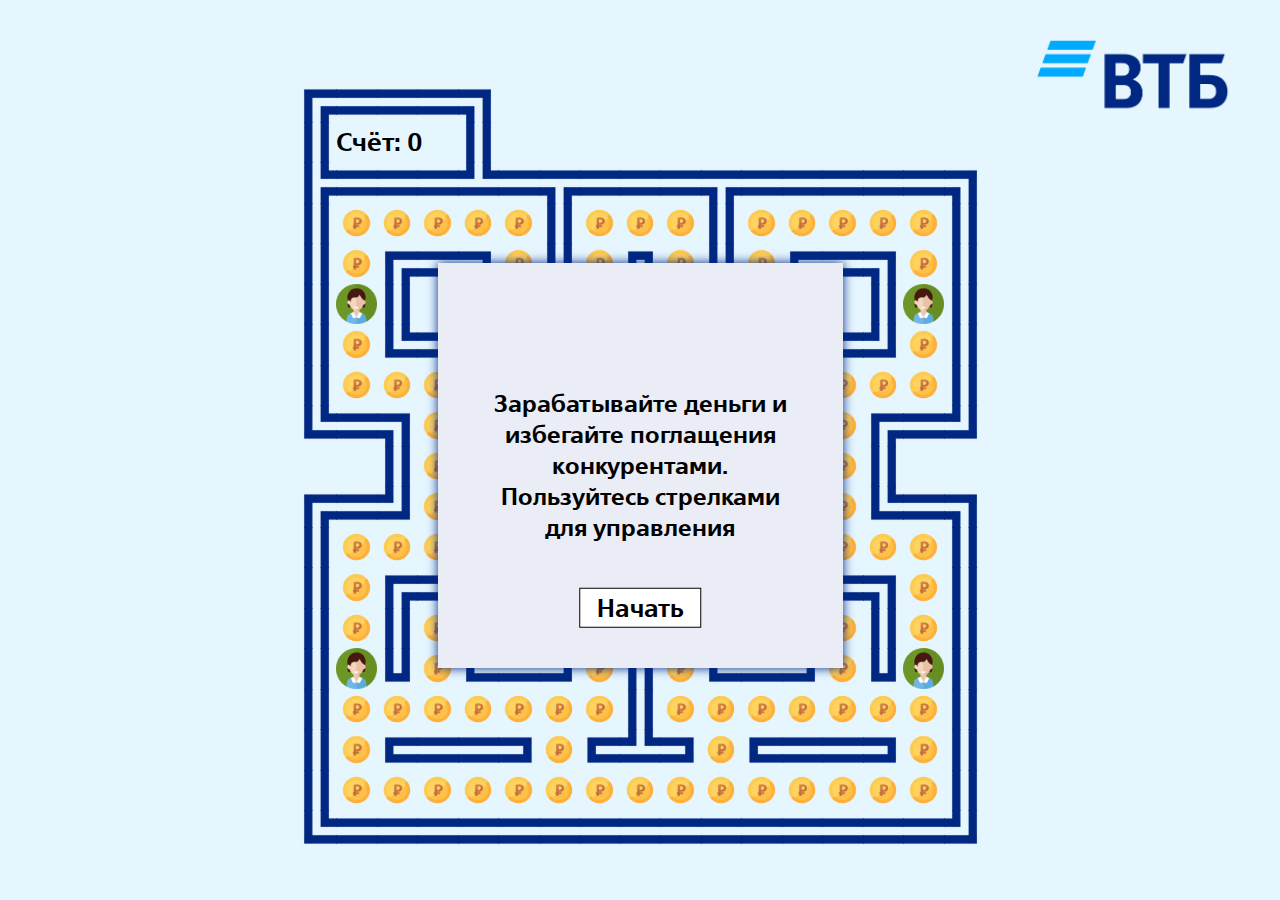
<file: index.html>
<!DOCTYPE html>
<html lang="ru">
<head>
  <meta charset="UTF-8">
  <meta name="viewport" content="width=device-width, initial-scale=1.0">
  <meta http-equiv="X-UA-Compatible" content="ie=edge">
  <title>Не попадись</title>
  <link rel="shortcut icon" href="images/icon.png" type="image/png">
  <link rel="stylesheet" href="styles.css">
</head>
<body>
  <img id="logo" src="images/VTB_logo.png">
  <div id="box">
  <div id = "game">
      <div id="score-box"><p id="score"></p></div>
      <div id="message-box"><p id="message"></p></div>
	    <img id="pacman">
	    <img id="b0" class="bad">
	    <img id="b1" class="bad">
      <img id="b2" class="bad">
      <div id="stub">
        <p id="stub-text"></p>
        <button id="button"> Начать </button>
      </div> 
  </div>
  </div>
  <div id="mobile"><div id="arrows-box"> </div></div>
<script src="scale_init.js"></script>
<script src="packman_move.js"></script>
<script src="bads_funcs.js"></script>
<script src="main.js"></script>
<script src="mobile.js"></script>
</body>
</html>
</file>
<file: styles.css>
* {
	box-sizing: border-box;
  }
  
  html {
	height: 99%;
	margin: 0;
  }

  p{
	  margin: 5px 0;
  }

  a{
	  color: black;
  }
  
  body {
	background-color: rgb(229, 246, 255);
	color: white;
	height: 99%;
	margin: 0 auto;
	max-height: 100vh;
	display: flex;  
	font-family: VTB, Arial, Helvetica, sans-serif;

  }
  
  #logo {
	position: absolute;
	right: 0;
  }

  @font-face {
    font-family: VTB;
	src: url('VTB65.ttf');
  }

  #box {
	display: flex;
	margin: 0 auto;
	position: relative;

  }
  
  #game {
	display: flex;
	margin: 0 auto;
	position: relative;

  }

  #score-box {
	display: flex;
	position: absolute;
  }

  #score {
	  color: #000;
	  z-index: 3;
	  margin: auto 0;
  }
 
  #message-box {
	display: flex;
	position: absolute;
  }

  #message {
	  color: #000;
	  z-index: 3;
	  margin: auto 0;
	  opacity: 0;
  }
  
  #stub {
	background-color: #EAEDF5;
	z-index: 2;
	color: #000;
	display: flex;
	text-align: center;
	position: relative;
	margin: auto;
	box-shadow: 0 0 10px rgb(0, 40, 130);
  }

  #stub-text {
	  margin: auto;
  }

  form {
	position: absolute;
	margin: 0 auto;
	transform: translate(-50%, -50%);
	top: 85%;
	left: 50%;
	width: 90%;
	height: 20%;
  }

  input {
	position: absolute;
	margin: 0 auto;
	transform: translate(-50%, -50%);
	top: 50%;
	height: 75%;
  }

  #email-text{
	left: 40%;
	width: 70%;
	border: 2px solid rgb(0, 40, 130);
	border-radius: 6px;
	padding: 10px;
  }

  #email-button{
	  left: 86%;
	  width: 18%;
	  border: 2px solid rgb(0, 40, 130);
	  background-color: rgb(0, 40, 130);
	  background-image: url("images/send-button.png");
	  background-size: 50%;
	  background-position: center;
	  background-repeat: no-repeat;
	  border-radius: 6px;

  }

  #button {
	position: absolute;
	margin: 0 auto;
	transform: translate(-50%, -50%);
	top: 85%;
	left: 50%;

	border: 1px solid black;
	background-color: white;
	outline: none;
	transition: all .4s ease;
	font-family: VTB, 'Arial Narrow', sans-serif;
	font-size: 20px;
  }

  #button:hover {
	cursor: pointer;
	box-shadow: 0 0 5px rgb(0, 40, 130);
  }
  

  #pacman {
	position: absolute;
	top: 0;
	left: 0;

  }

  .border {
	position: absolute;
  }

  .coin {
	position: absolute;
  }

  .bad {
	position: absolute;
  }

  #mobile {
	  position: absolute;
  }
  #arrows-box {
	position: absolute;
	transform: translate(-50%, -50%);
	top: 50%;
	left: 50%;
	overflow: hidden;
	background-image: url("images/arrows.png");
	background-repeat: no-repeat ;
	background-position: 50%;
	background-size: contain;
  }

  .arrow {
	  transform: translate(-50%, -50%);
	  transform: rotate(45deg); 
	  width: 50%;
	  height: 50%;

	  position: absolute;
	  margin: 0 auto;
	  border: 0;
	  outline: none;
	  background:transparent;
	  background-repeat: no-repeat ;
	  background-position: 50%;
	  background-size: contain;
	}
</file>
